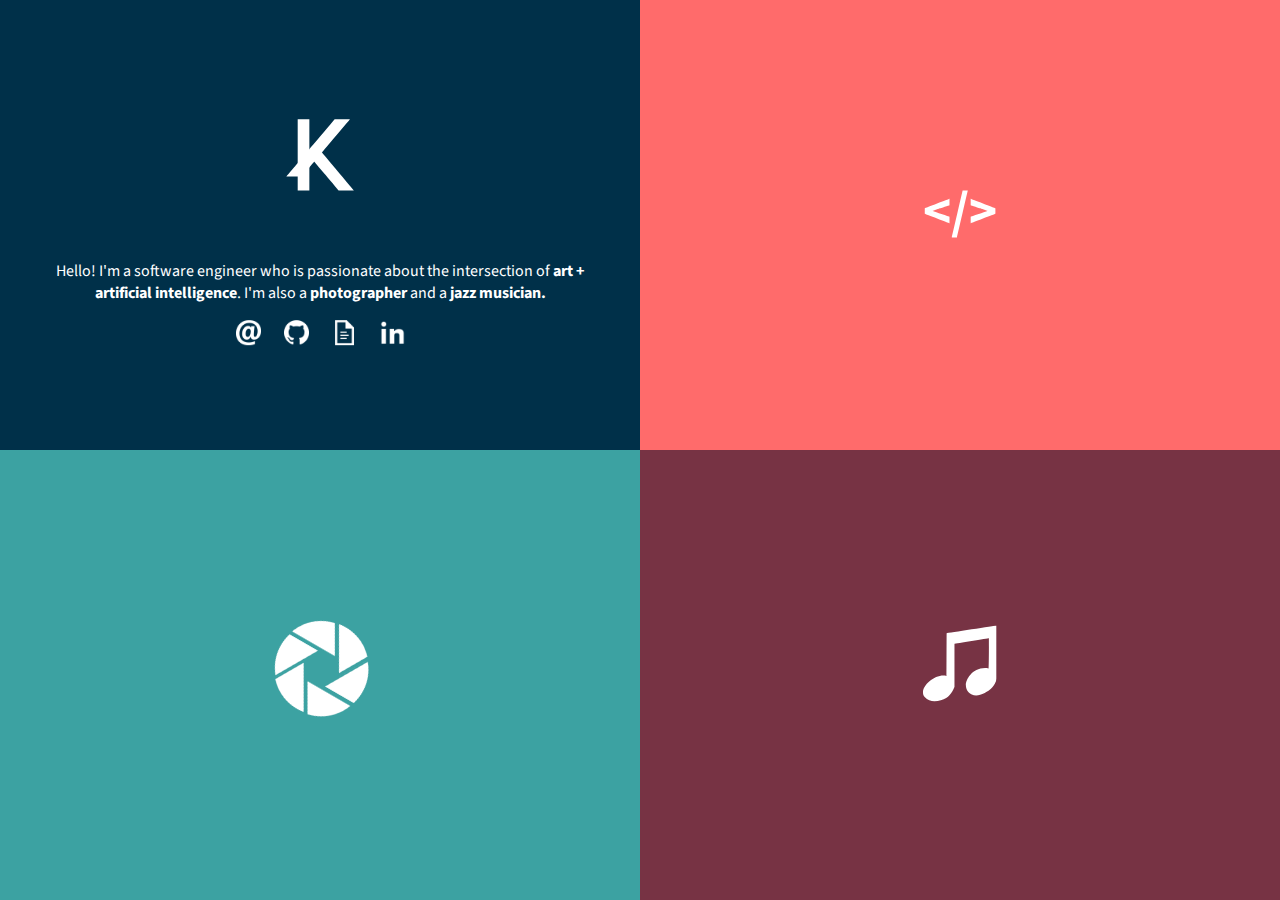
<file: index.html>
<!doctype html>
<html>
	<head>
		<title>Kevin Jiang</title>
		<link rel="stylesheet" href="css/style.css">
		<link href="https://fonts.googleapis.com/css?family=Source+Sans+Pro:400,700" rel="stylesheet">
		<link rel="shortcut icon" href="img/favicon.png" type="image/png">
		<link rel="icon" href="img/favicon.png" type="image/png">

		<!--<meta name="viewport" content="width=device-width, initial-scale=1.0">-->

		<script
		  src="https://code.jquery.com/jquery-3.3.1.min.js"
		  integrity="sha256-FgpCb/KJQlLNfOu91ta32o/NMZxltwRo8QtmkMRdAu8="
		  crossorigin="anonymous"></script>
		<!-- Global site tag (gtag.js) - Google Analytics -->
		<script async src="https://www.googletagmanager.com/gtag/js?id=UA-125781702-1"></script>
		<script>
		  window.dataLayer = window.dataLayer || [];
		  function gtag(){dataLayer.push(arguments);}
		  gtag('js', new Date());

		  gtag('config', 'UA-125781702-1');
		</script>
	</head>
	<body>
		<div class = "wrapper">
			<div id = "about">
				<div class = "preview">
					<div id = "logoAnimation" class = "animation"></div>
					<div class = "welcome">Hello! I'm a software engineer who is passionate about the intersection of <strong>art + artificial intelligence</strong>. 
					I'm also a <strong> photographer </strong>and a<strong> jazz musician.</strong> </div>
					<ul>
						<li><a href = "mailto:kevin.jiang@columbia.edu"><img src = "img/email.png"></a></li>
						<li><a href = "https://github.com/kevinyjiang" target="_blank"><img src = "img/github.png"></a></li>
						<li><a href = "Kevin_Resume.pdf" target="_blank"><img src = "img/resume.png"></a></li>
						<li><a href = "https://www.linkedin.com/in/kevin-jiang-profile/" target="_blank"><img src = "img/linkedin.png"></a></li>
					</ul>
				</div>
			</div>
			<a href = "https://github.com/kevinyjiang" target="_blank">
				<div id = "code" class = "quarter">
					<div class = "preview">
						<div id = "codeAnimation" class = "animation"></div>
						<span class = "title">code</span>
					</div>
				</div>
			</a>
			<a href = "https://kevinjiang.work/" target="_blank">
				<div id = "photo" class = "quarter">
					<div class = "preview">
						<div id = "photoAnimation" class = "animation"></div>
						<span class = "title">photo</span>
					</div>
				</div>
			</a>
			<a href = "https://soundcloud.com/kevinjiang" target="_blank">
				<div id = "music" class = "quarter">
					<div class = "preview">
						<div id = "musicAnimation" class = "animation"></div>
						<span class = "title">music</span>
					</div>
				</div>
			</a>
		</div>
		<script src="js/lottie.js" type="text/javascript"></script>
        <script src="js/app.js" type="text/javascript"></script>
	</body>
</html>
</file>
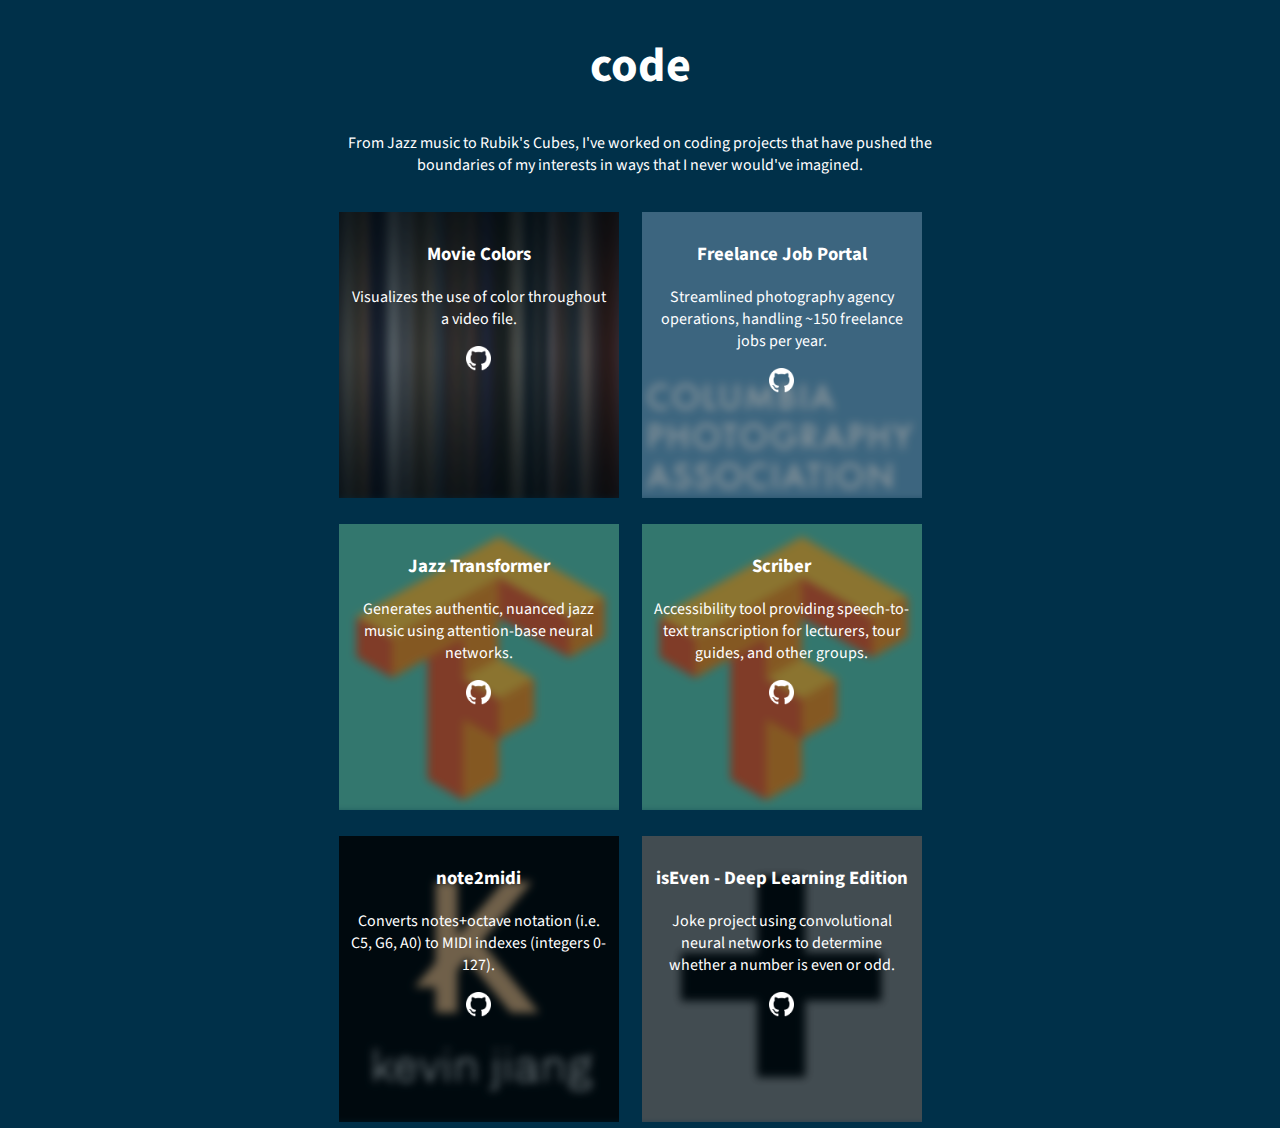
<file: code.html>
<!doctype html>
<html>
	<head>
		<title>Kevin Jiang</title>
		<link rel="stylesheet" href="css/style.css">
		<script
		  src="https://code.jquery.com/jquery-3.3.1.min.js"
		  integrity="sha256-FgpCb/KJQlLNfOu91ta32o/NMZxltwRo8QtmkMRdAu8="
		  crossorigin="anonymous"></script>
<link rel="shortcut icon" href="img/favicon.png" type="image/png">
                <link rel="icon" href="img/favicon.png" type="image/png">		  
<link href="https://fonts.googleapis.com/css?family=Source+Sans+Pro:400,700" rel="stylesheet">
		<!-- Global site tag (gtag.js) - Google Analytics -->
		<script async src="https://www.googletagmanager.com/gtag/js?id=UA-125781702-1"></script>
		<script>
		  window.dataLayer = window.dataLayer || [];
		  function gtag(){dataLayer.push(arguments);}
		  gtag('js', new Date());

		  gtag('config', 'UA-125781702-1');
		</script>
		<style>
			ul {
				list-style-type: none;
				margin-block-start: 0;
				margin-block-end: 0;
				margin-inline-start: 0;
				margin-inline-end: 0;
				padding-inline-start: 0;

			}
		</style>
	</head>
	<body style = "background-color: #003049;">
		<div class = "page">
			<h1>code</h1>
			<p class = "page-description">
				From Jazz music to Rubik's Cubes, I've worked on coding projects that have pushed the boundaries of my interests in ways that I never would've imagined.
			</p>
			<div class = "gallery">
				<ul class = "grid">
					<li>
						<div class = "box">
							<a href="https://github.com/kevinyjiang/movie-colors">
								<div class = "project-blurb">
									<h3>Movie Colors</h3>
									<p>Visualizes the use of color throughout a video file.</p>
									<img src = "img/github.png" width="25px">
								</div>
								<div class = "bg">
									<img src = "img/projects/movies.png">
								</div>
							</a>
						</div>
					</li>
					<li>
						<div class = "box">
							<a href="https://github.com/kevinyjiang/columbia-photography">
								<div class = "project-blurb">
									<h3>Freelance Job Portal</h3>
									<p>Streamlined photography agency operations, handling ~150 freelance jobs per year.</p>
									<img src = "img/github.png" width="25px">
								</div>
							<div class = "bg">
								<img src = "img/projects/cpa.jpg">
							</div>
							</a>
						</div>
					</li>
					<li>
						<div class = "box">
							<a href="https://www.youtube.com/watch?v=1toMY3OR1Mg">
								<div class = "project-blurb">
									<h3>Jazz Transformer</h3>
									<p>Generates authentic, nuanced jazz music using attention-base neural networks.</p>
									<img src = "img/github.png" width="25px">
								</div>
								<div class = "bg">
									<img src = "img/projects/tensorflow.jpg">
								</div>
							</a>
						</div>
					</li>
					
					<li>
						<div class = "box">
							<a href="https://github.com/ilanHascal1237/Scriber">
								<div class = "project-blurb">
									<h3>Scriber</h3>
									<p>Accessibility tool providing speech-to-text transcription for lecturers, tour guides, and other groups.</p>
									<img src = "img/github.png" width="25px">
								</div>
								<div class = "bg">
									<img src = "img/projects/tensorflow.jpg">
								</div>
							</a>
						</div>
					</li>
					<li>
						<div class = "box">
							<a href="https://github.com/kevinyjiang/note2midi">
								<div class = "project-blurb">
									<h3>note2midi</h3>
									<p>Converts notes+octave notation (i.e. C5, G6, A0) to MIDI indexes (integers 0-127).</p>
									<img src = "img/github.png" width="25px">
								</div>
								<div class = "bg">
									<img src = "img/projects/kevin.png">
								</div>
							</a>
						</div>
					</li>
					<li>
						<div class = "box">
							<a href="https://colab.research.google.com/drive/1YiOc3SkGfPz3VudIeeS7nwk8jTK7SRPt">
								<div class = "project-blurb">
									<h3>isEven - Deep Learning Edition</h3>
									<p>Joke project using convolutional neural networks to determine whether a number is even or odd.</p>
									<img src = "img/github.png" width="25px">
								</div>
								<div class = "bg">
									<img src = "img/projects/addition.jpg">
								</div>
							</a>
						</div>
					</li>
				</ul>
			</div>
		</div>
		<script src="js/lottie.js" type="text/javascript"></script>
        <script src="js/app.js" type="text/javascript"></script>
	</body>
</html>
</file>
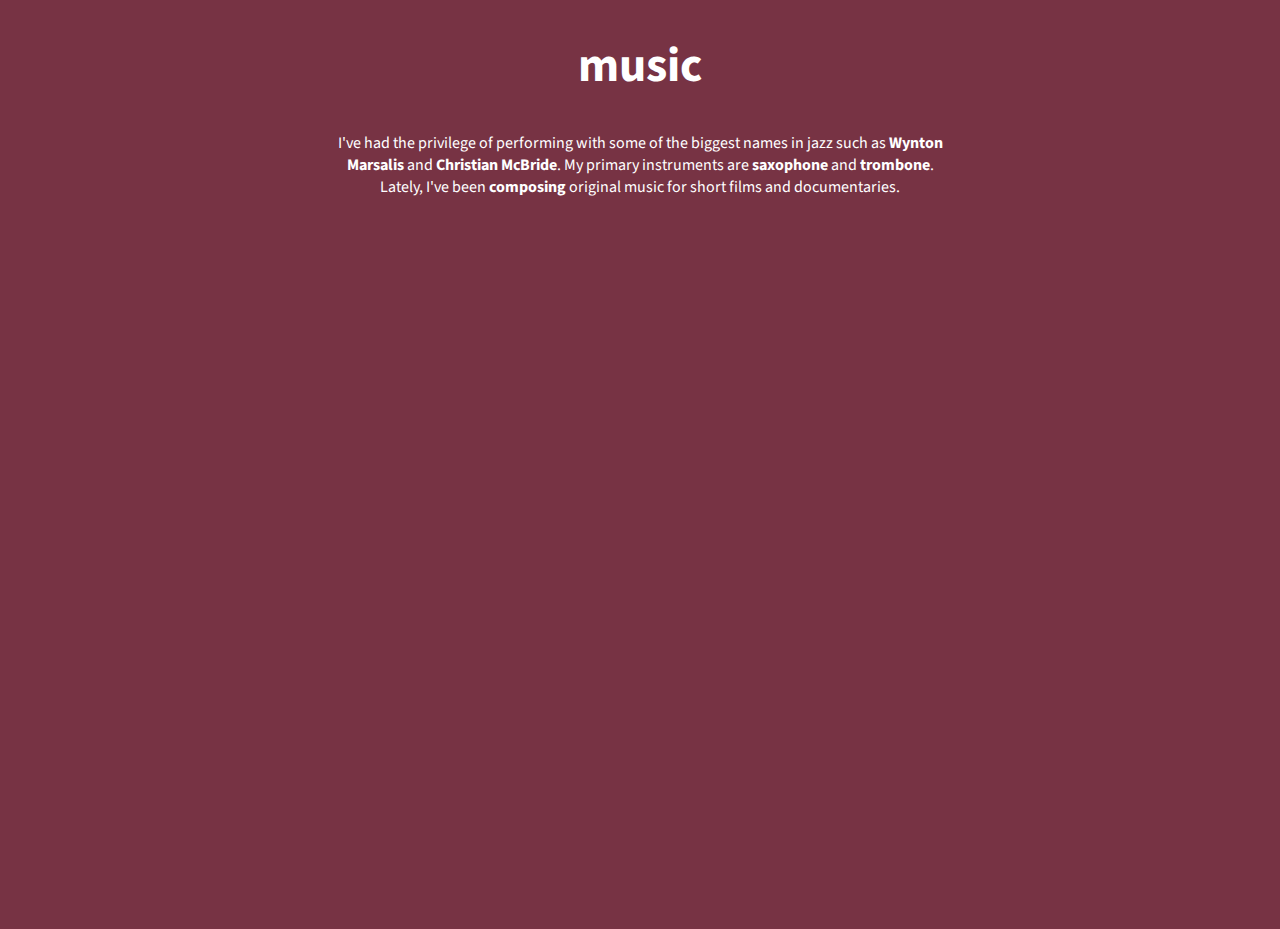
<file: music.html>
<!doctype html>
<html>
	<head>
		<title>Kevin Jiang</title>
		<link rel="stylesheet" href="css/style.css">
		<script
		  src="https://code.jquery.com/jquery-3.3.1.min.js"
		  integrity="sha256-FgpCb/KJQlLNfOu91ta32o/NMZxltwRo8QtmkMRdAu8="
		  crossorigin="anonymous"></script>
<link rel="shortcut icon" href="img/favicon.png" type="image/png">
                <link rel="icon" href="img/favicon.png" type="image/png">		
<link href="https://fonts.googleapis.com/css?family=Source+Sans+Pro:400,700" rel="stylesheet">
		<!-- Global site tag (gtag.js) - Google Analytics -->
		<script async src="https://www.googletagmanager.com/gtag/js?id=UA-125781702-1"></script>
		<script>
		  window.dataLayer = window.dataLayer || [];
		  function gtag(){dataLayer.push(arguments);}
		  gtag('js', new Date());

		  gtag('config', 'UA-125781702-1');
		</script>
	</head>
	<body style = "background-color: #773344;">
		<div class = "page">
			<h1>music</h1>
			<p>
				I've had the privilege of performing with some of the biggest names in jazz such as <strong>Wynton Marsalis</strong> and <strong>Christian McBride</strong>. My primary instruments are <strong>saxophone</strong> and <strong>trombone</strong>. <br> Lately, I've been <strong>composing</strong> original music for short films and documentaries.
			</p>
				<iframe width="80%" height="350" scrolling="no" frameborder="no" allow="autoplay" src="https://w.soundcloud.com/player/?url=https%3A//api.soundcloud.com/playlists/578363886&color=%23ff5500&auto_play=false&hide_related=false&show_comments=true&show_user=false&show_reposts=false&show_teaser=true"></iframe>
				<br><br>
				<iframe width="80%" height="315" src="https://www.youtube.com/embed/videoseries?list=PLwiXi4O1m2oF1tdj-qpn-tSZlXqQBrd7p" frameborder="0" allow="encrypted-media" allowfullscreen></iframe>

			</p>	
		</div>
		<script src="js/lottie.js" type="text/javascript"></script>
        <script src="js/app.js" type="text/javascript"></script>
	</body>
</html>
</file>
<file: css/style.css>
html, body, div {
	font-family: 'Source Sans Pro', sans-serif;
	color: #fff;
	margin: 0;
	padding: 0;
}

body {
	transition: 0.3s ease background;
}

h1 {
	font-size: 3em;
}

.wrapper {
	background-color: #fff;
	transition: 0.3s ease background;
	overflow: hidden;
}

span.title {
	display: none;
}

.quarter {
	border-bottom: 5px solid transparent;
	padding-bottom: 6px;
	color: #fff;
	font-size: 3.5em;
	font-weight: bold;
    text-decoration: none;
    -webkit-transition: .2s ease all;
	-moz-transition: .2s ease all;
	transition: .2s ease all;
}

.quarter:hover {
	border-bottom: 5px solid #fff;
	padding-bottom: 1px;
}

.wrapper {
	display: grid;
	grid-template-columns: 50% 50%;
	grid-template-rows: 50% 50%;
}

.quarter {
/*	color: rgba(255, 255, 255, 0);*/
	border: 0px solid #fff;
	box-sizing: border-box;
	width: 50vw;
	height: 50vh;
	text-align: center;
	position: relative;
	-webkit-transition: .3s ease all;
	-moz-transition: .3s ease all;
	transition: .3s ease all;
    
}

.quarter:hover {
/*	color: rgba(255, 255, 255, 1);
*/	border: 30px solid #fff;
}

#welcome {
	margin:15px;
}

.welcome {
	padding-left: 5%;
	padding-right: 5%;
}

.preview {
	position: absolute;
	width: 100%;
	top: 50%;
	left: 50%;
	transform: translate(-50%, -50%);
}

#about {
	width: 50vw;
	height: 50vh;
	text-align: center;
	position: relative;
	background-color: #003049;
	grid-column: 1;
	grid-row: 1;

}

#aboutText {
	position: absolute;
	z-index: -1;
}

#logoAnimation {
  position: relative;
  width: 40%;
  height: 40%;
  margin: auto;
  z-index: 1;
}

#codeAnimation {
  position: relative;
  width: 60%;
  height: 60%;
  margin: auto;
  z-index: 1;
}

#photoAnimation {
  position: relative;
  width: 43%;
  height: 43%;
  margin: auto;
  margin-top: 15px;
  z-index: 1;
}

#musicAnimation {
  position: relative;
  width: 60%;
  height: 60%;
  margin: auto;
  z-index: 1;
}

#about .title {
	color: #fff;
	font-size: 3.5em;
	font-weight: bold;
}

#about ul {
	list-style: none;
	padding: 0;
}

#about li {
	display: inline;
	margin: 10px;
	border-bottom: 3px solid transparent;
	padding-bottom: 5px;
	transition: 0.3s ease all;
    -webkit-transition: .2s ease all;
	-moz-transition: .2s ease all;
	transition: .2s ease all;
}

#about li:hover {
	border-bottom: 3px solid #fff;
	padding-bottom: 1px;
}

#about img {
	height: 25px;
	
}

#code {
	background-color: #FF6B6B;
	grid-column: 2;
	grid-row: 1;
}

#photo {
	background-color: #3CA2A2;
	grid-column: 1;
	grid-row: 2;
}

#music {
	background-color: #773344;
	grid-column: 2;
	grid-row: 2;
}

div.page {
	margin: auto;
	text-align: center;
	width: 50%;
	color: #fff;
}

/* Smartphones in landscape */
@media only screen 
and (max-device-width : 823px) 
and (orientation : landscape) {
	div.page {
		margin: auto;
		text-align: center;
		width: 80%;
	}
	#about img{
		height: 40px;
		margin: 10px;
	}
	div.welcome {
		display:none;
	}
	span.title {
		display: block;
	}
	div.animation {
		display: none;
	}

}

/* Smartphones in portrait */
@media only screen 
and (max-device-width : 823px) 
and (orientation : portrait)  {
	#about li {
		display: block;
	}
	#about img{
		height: 70px;
		margin: 35px;
	}

	div.page {
		margin: auto;
		text-align: center;
		width: 80%;
	}
	div.welcome {
		display:none;
	}
	span.title {
		display: block;
		font-size: 2em;
	}
	div.animation {
		display: none;
	}

	p.page-description {
		display: none;
	}
/* what's wrong*/
	.grid li {
		width: 325px;
		height: 325px;
		display: inline-block;
		margin: 20px 20px 0 0;
	}	

}

/* For haters trying to test responsiveness by squishing the window on desktop */
@media only screen
and (max-width : 823px)
and (min-device-width : 823px)  {
	#about li {
		display: block;
	}
	#about img{
		height: 30px;
		margin: 10px;
	}

	div.page {
		margin: auto;
		text-align: center;
		width: 80%;
	}

	div.welcome {
		display:none;
	}
	span.title {
		display: block;
		font-size: 1em;
	}
	div.animation {
		display: none;
	}
}

@media only screen
and (max-width : 1024px)
and (min-device-width : 823px)  {
	#about li {
		display: block;
	}
	#about img{
		height: 30px;
		margin: 10px;
	}

	div.page {
		margin: auto;
		text-align: center;
		width: 80%;
	}

	div.welcome {
		display:none;
	}
	span.title {
		display: block;
		font-size: 1em;
	}
	div.animation {
		display: none;
	}
}

.gallery {
	width: 100%;
	margin: 0 auto;
	padding: 0;
}

.gallery a {
	color: white;
	text-decoration: none;
}

.grid {
	margin: 0 auto;
	padding: none;
	list-style: none;
	display: block;
	text-align: center;
	width: 100%;
}

.grid:after {
	clear: both;
}

.grid:after, .box:before {
	content: "";
	display: table;
}

.grid li {
	width: 280px;
	height: 280px;
	display: inline-block;
	margin: 20px 20px 0 0;
}

ul {
	list-style-type: none;
}

.box {
	width: 100%;
	height: 100%;
	position: relative;
	cursor: pointer;
	-webkit-transition: .2s ease all;
	-moz-transition: .2s ease all;
	transition: .2s ease all;
}

.box:hover {
	transform: scale(1.07);
}

.bg {
	overflow: hidden;
}

.bg img {
	width: 100%;
	height: 100%;
	position: relative;
	z-index:-1;
	filter: blur(4px) brightness(0.7);
    transform: scale(1.07);
    opacity: .8;
    -webkit-transition: .2s ease all;
	-moz-transition: .2s ease all;
	transition: .2s ease all;
}

.bg:hover img {
	filter: blur(0px);
	transform: scale(1);
}

a {
	font-color: #fff;
}

.project-blurb {
	padding: 10px;
	position: absolute;
	width: inherit;
	height: inherit;
}
</file>
